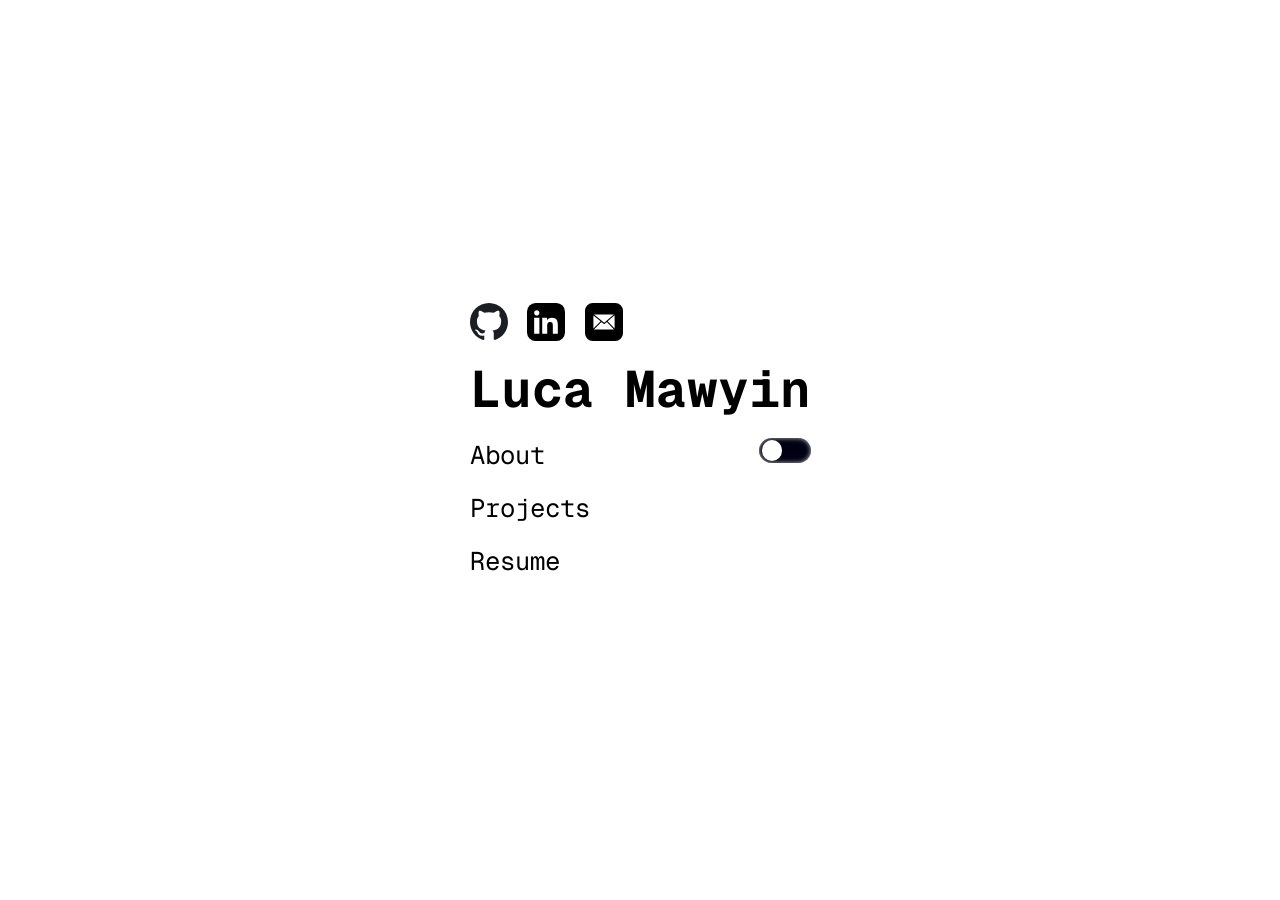
<file: index.html>
<!doctype html>

<html>
  <head>
    <meta charset="utf-8" name="viewport" content="width=device-width" />
    <title>Luca Mawyin</title>
    <link rel="stylesheet" href="css/global.css" />
  </head>

  <body id="main" class="light-mode">
    <div>
      <footer id="main-foot" class="fade-in">
        <a href="https://github.com/LucaMawyin" target="_blank"
          ><img id="github-img" src="images/github-dark.svg" alt="GitHub"
        /></a>
        <a href="https://www.linkedin.com/in/lucamawyin/" target="_blank"
          ><img id="linkedin-img" src="images/linkedin-dark.svg" alt="LinkedIn"
        /></a>
        <a href="mailto:lucamawyin@gmail.com"
          ><img id="mail-img" src="images/mail-dark.svg" alt="Email"
        /></a>
      </footer>

      <h1 class="fade-in" id="title">Luca Mawyin</h1>

      <div class="main-sub">
        <nav id="main-nav">
          <a href="about.html" class="hidden-link">About</a>
          <a href="projects.html" class="hidden-link">Projects</a>
          <a href="resume/resume.pdf" class="hidden-link" target="_blank"
            >Resume</a
          >
        </nav>

        <div class="switch-container" id="theme-toggle">
          <input type="checkbox" id="check" class="toggle" />
          <label for="check"></label>
        </div>
      </div>

      <script src="script.js"></script>
    </div>
  </body>
</html>
</file>
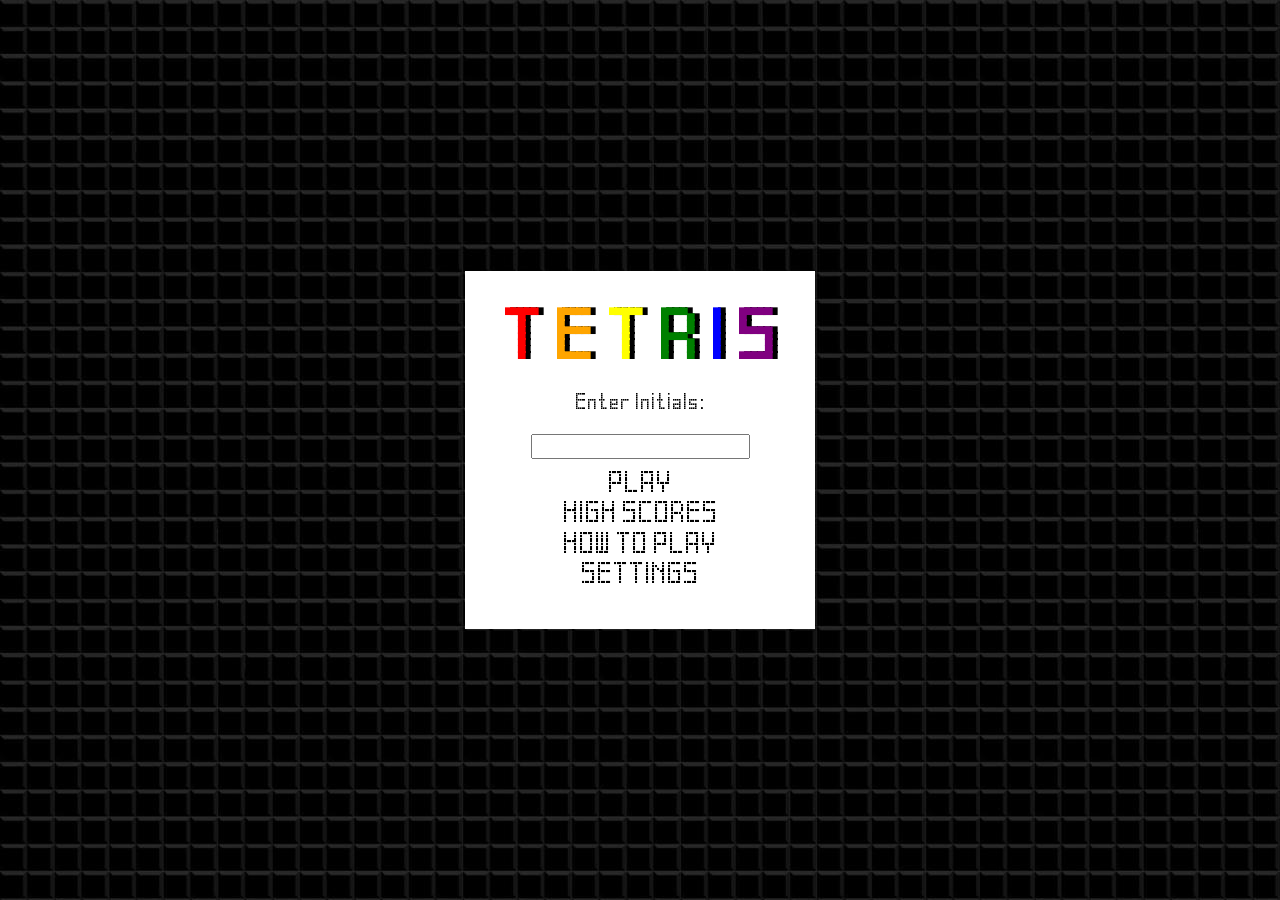
<file: js_assignment/index.html>
<!DOCTYPE html>

<html>

<head>
    <meta charset="utf-8" name="viewport" content="width=device-width">
    <title>Tetris</title>
    <link rel="stylesheet" href="css/style.css">
    <script src="js/home.js"></script>
</head>

<body>

    <div class="content">

        <h1 id="title">
            <span>T</span>
            <span>E</span>
            <span>T</span>
            <span>R</span>
            <span>I</span>
            <span>S</span>
        </h1>

        <div id="player-info">
            <p>Enter Initials:</p>
            <input type="text" maxlength="3" oninput="lettersOnly(this)" id="player-init">
        </div>

        <a id="play-btn" style="cursor: pointer;">PLAY</a>
        <a href="high-scores.html">HIGH SCORES</a>
        <a href="how-to-play.html">HOW TO PLAY</a>
        <a href="settings.html">SETTINGS</a>
    </div>

    <dialog id="alert-box">
        <h2>Please Enter Initials</h2>
        <button>OK</button>
    </dialog>        


</body>

</html>
</file>
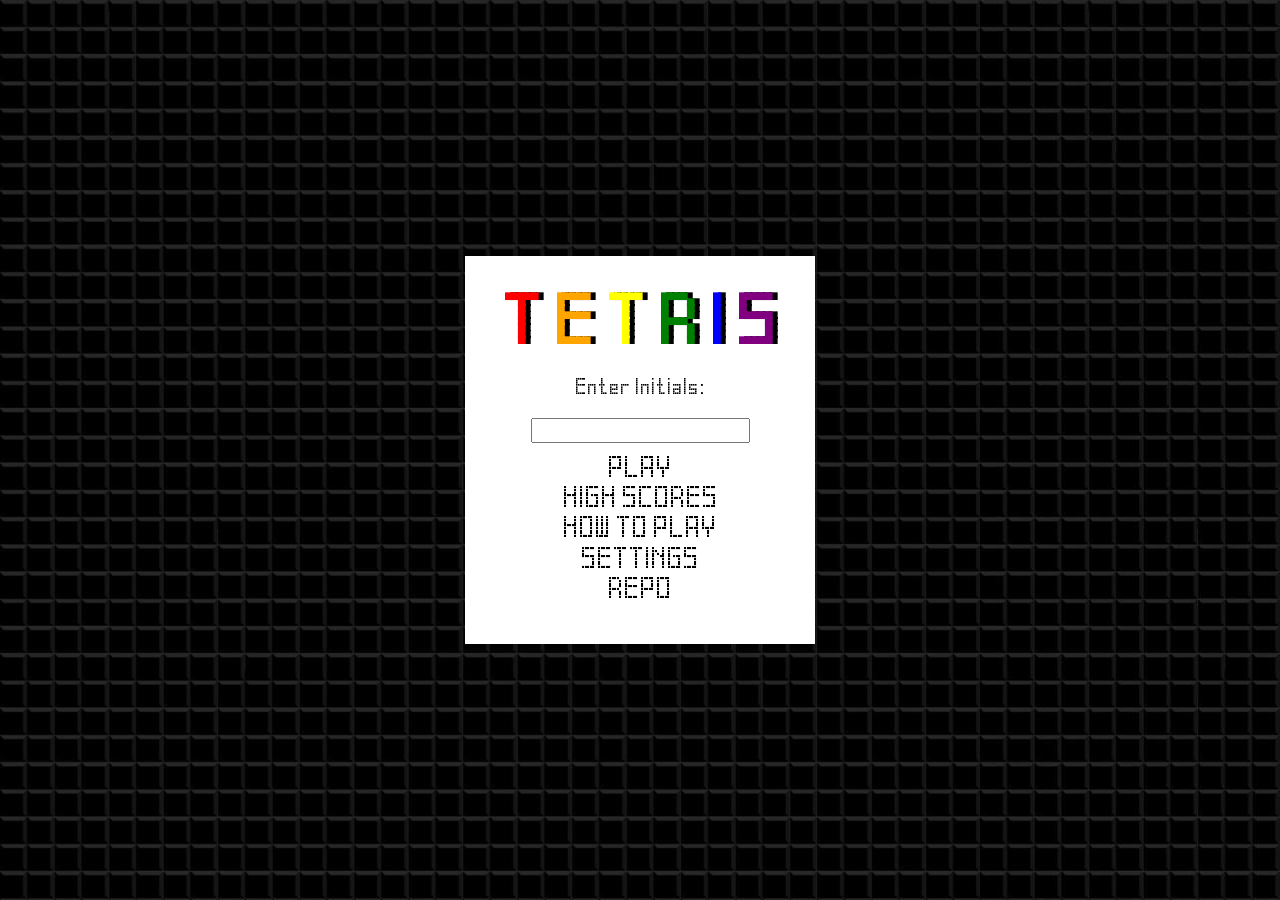
<file: tetris/index.html>
<!DOCTYPE html>

<html>

<head>
    <meta charset="utf-8" name="viewport" content="width=device-width">
    <title>Tetris</title>
    <link rel="stylesheet" href="css/style.css">
    <script src="js/home.js"></script>
</head>

<body>

    <div class="content">

        <h1 id="title">
            <span>T</span>
            <span>E</span>
            <span>T</span>
            <span>R</span>
            <span>I</span>
            <span>S</span>
        </h1>

        <div id="player-info">
            <p>Enter Initials:</p>
            <input type="text" maxlength="3" oninput="lettersOnly(this)" id="player-init">
        </div>

        <a id="play-btn" style="cursor: pointer;">PLAY</a>
        <a href="high-scores.html">HIGH SCORES</a>
        <a href="how-to-play.html">HOW TO PLAY</a>
        <a href="settings.html">SETTINGS</a>
        <a href="https://github.com/LucaMawyin/LucaMawyin.github.io/tree/main/tetris" target="_blank">REPO</a>
    </div>

    <dialog id="alert-box">
        <h2>Please Enter Initials</h2>
        <button>OK</button>
    </dialog>        


</body>

</html>
</file>
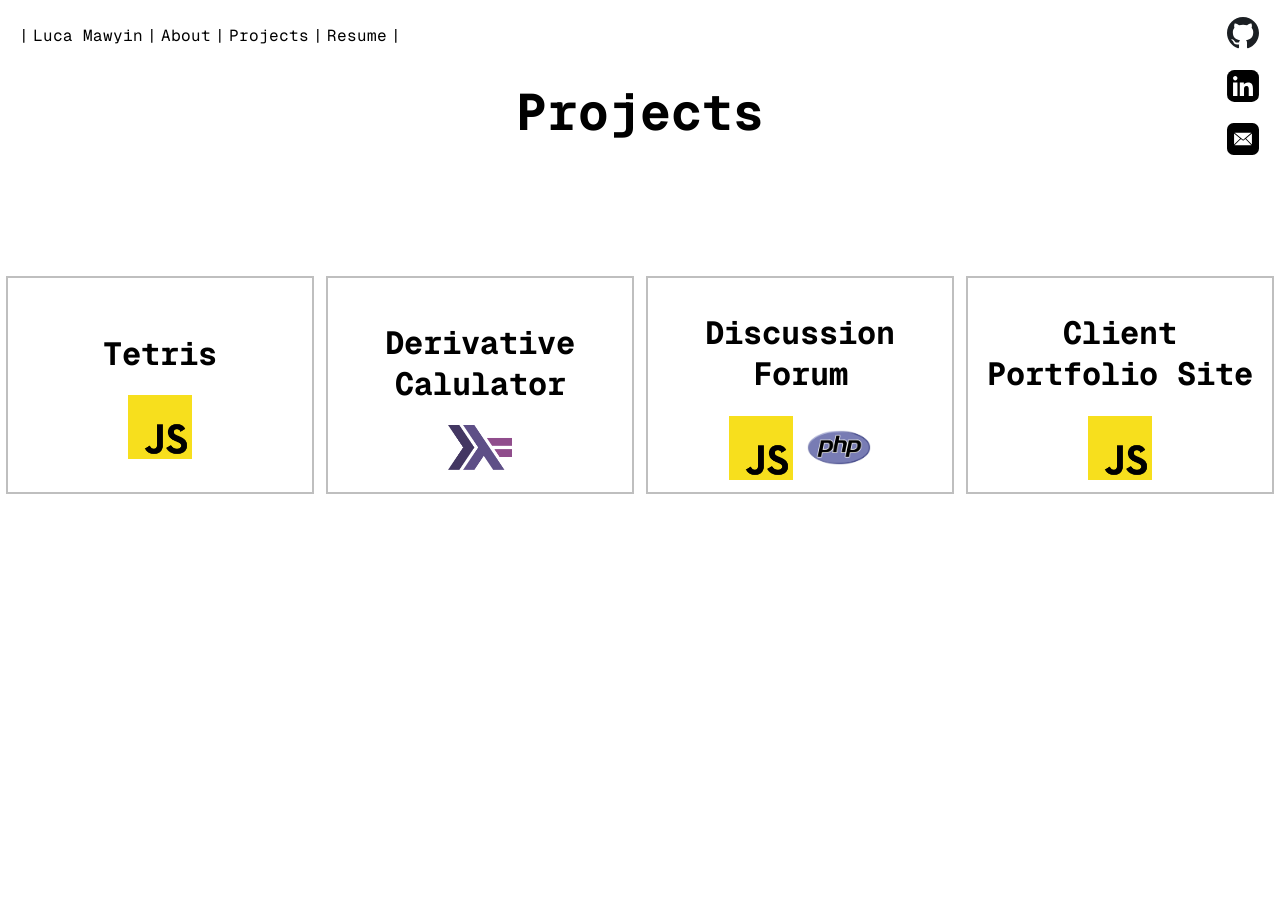
<file: projects.html>
<!doctype html>

<html>

<head>
    <meta charset="utf-8" name="viewport" content="width=device-width">
    <title>Luca Mawyin's Projects</title>
    <link rel="stylesheet" href="css/global.css">
</head>
    
<body class="light-mode">

    <div class="header">

        <div class="page-title">
            <h1>Projects</h1>
        </div>

        <nav class="nav-bar">
            <p>|</p>
            <div><a href="index.html">Luca Mawyin</a></div>
            <p>|</p>
            <div><a href="about.html">About</a></div>
            <p>|</p>
            <div><a href="projects.html">Projects</a></div>
            <p>|</p>
            <div><a href="resume/resume.pdf" target="_blank">Resume</a></div>
            <p>|</p>
        </nav>

        <div class="logos">
            <a href="https://github.com/LucaMawyin" target="_blank"><img id="github-img" src="images/github-dark.svg" alt="GitHub"></a>
            <a href="https://www.linkedin.com/in/lucamawyin/" target="_blank"><img id="linkedin-img" src="images/linkedin-dark.svg" alt="LinkedIn"></a>
            <a href="mailto:lucamawyin@gmail.com"><img id="mail-img" src="images/mail-dark.svg" alt="Gmail"></a>
        </div>

    </div>

    <div class="content" id="tile-content">

        <a href="tetris/index.html" target="_blank" class="tile">
            <div>
                <h1>Tetris</h1>
                <div class="tile-img">
                    <img src="images/js.jpg">
                </div>
            </div>
        </a>    



        <a href="https://github.com/LucaMawyin/CS1JC3/blob/master/Assignments/1JC3-Assign4/src/Assign_4.hs" target="_blank" class="tile">
            <div>
                <h1>Derivative Calulator</h1>
                <div class="tile-img">
                    <img src="images/haskell.png">
                </div>
            </div>
        </a>    

        <a href="https://github.com/LucaMawyin/discussionForum" target="_blank" class="tile">
            <div>
                <h1>Discussion Forum</h1>
                <div class="tile-img">
                    <img src="images/js.jpg">
                    <img src="images/php.png">
                </div>
            </div>
        </a>    

        <a href="https://voteterry.org" target="_blank" class="tile">
            <div>
                <h1>Client Portfolio Site</h1>
                <div class="tile-img">
                    <img src="images/js.jpg">
                </div>
            </div>
        </a>    

    </div>

    <div class="dropdown">
        <button class="dropbtn"><img src="images/burger.png" alt="Menu"></button>
        <nav class="nav-bar" id="dropdown-menu">
            <div><a href="index.html">Home</a></div>
            <div><a href="about.html">About</a></div>
            <div><a href="projects.html">Projects</a></div>
            <div><a href="resume/resume.pdf" target="_blank">Resume</a></div>
        </nav>
    </div>

    <script src="script.js"></script>
</body>

</html>
</file>
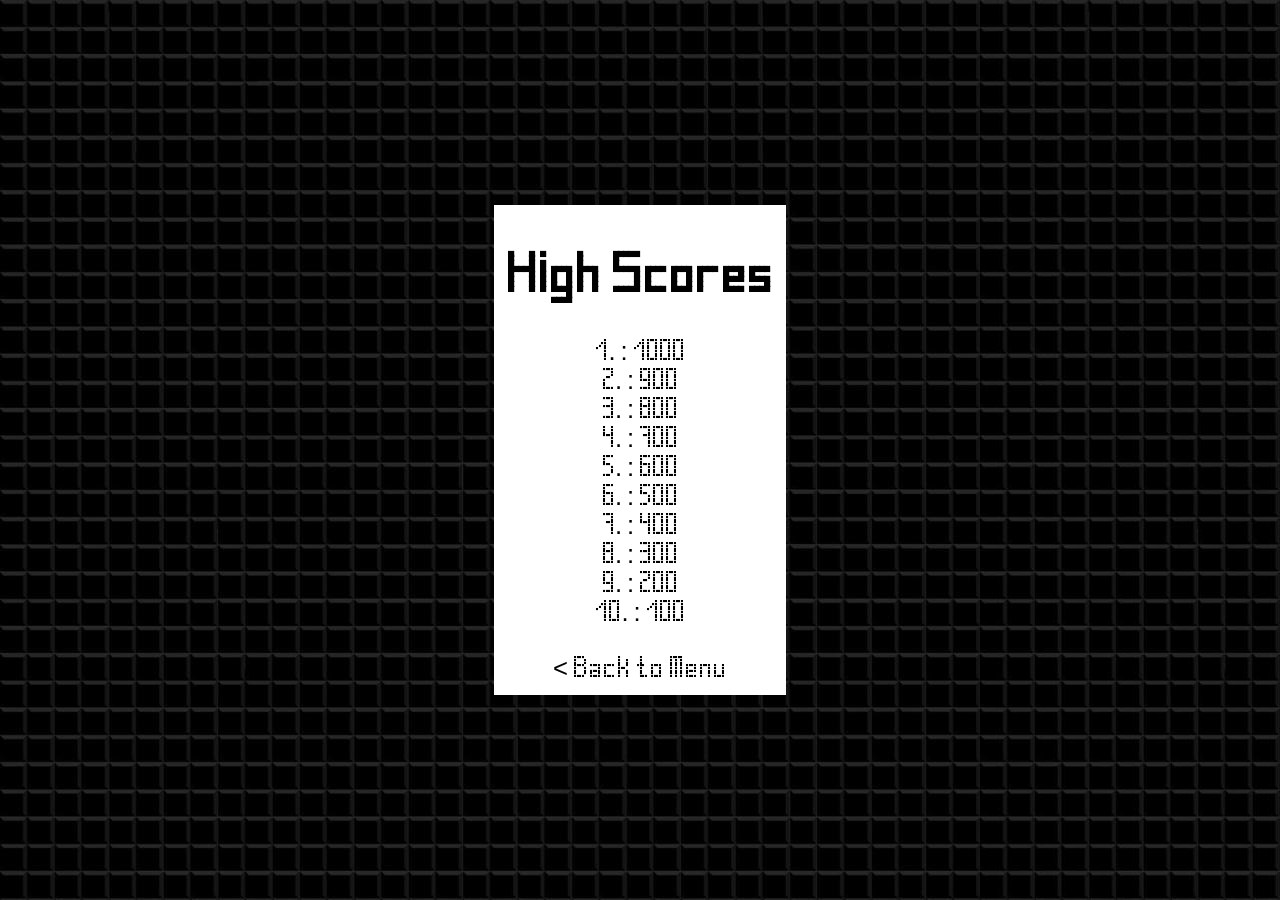
<file: js_assignment/high-scores.html>
<!DOCTYPE html>

<html>

<head>
    <meta charset="utf-8" name="viewport" content="width=device-width">
    <title>Tetris High Scores</title>
    <link rel="stylesheet" href="css/high-scores.css">
</head>

<body>

    <div class="settings" id="high-scores"> 

        <h1>High Scores</h1>

        <span></span>
        <span></span>
        <span></span>
        <span></span>
        <span></span>
        <span></span>
        <span></span>
        <span></span>
        <span></span>
        <span></span>

        <a href="index.html" id="back">&lt Back to Menu</a>
    </div>



    <script src="js/high-scores.js"></script>

</body>

</html>
</file>
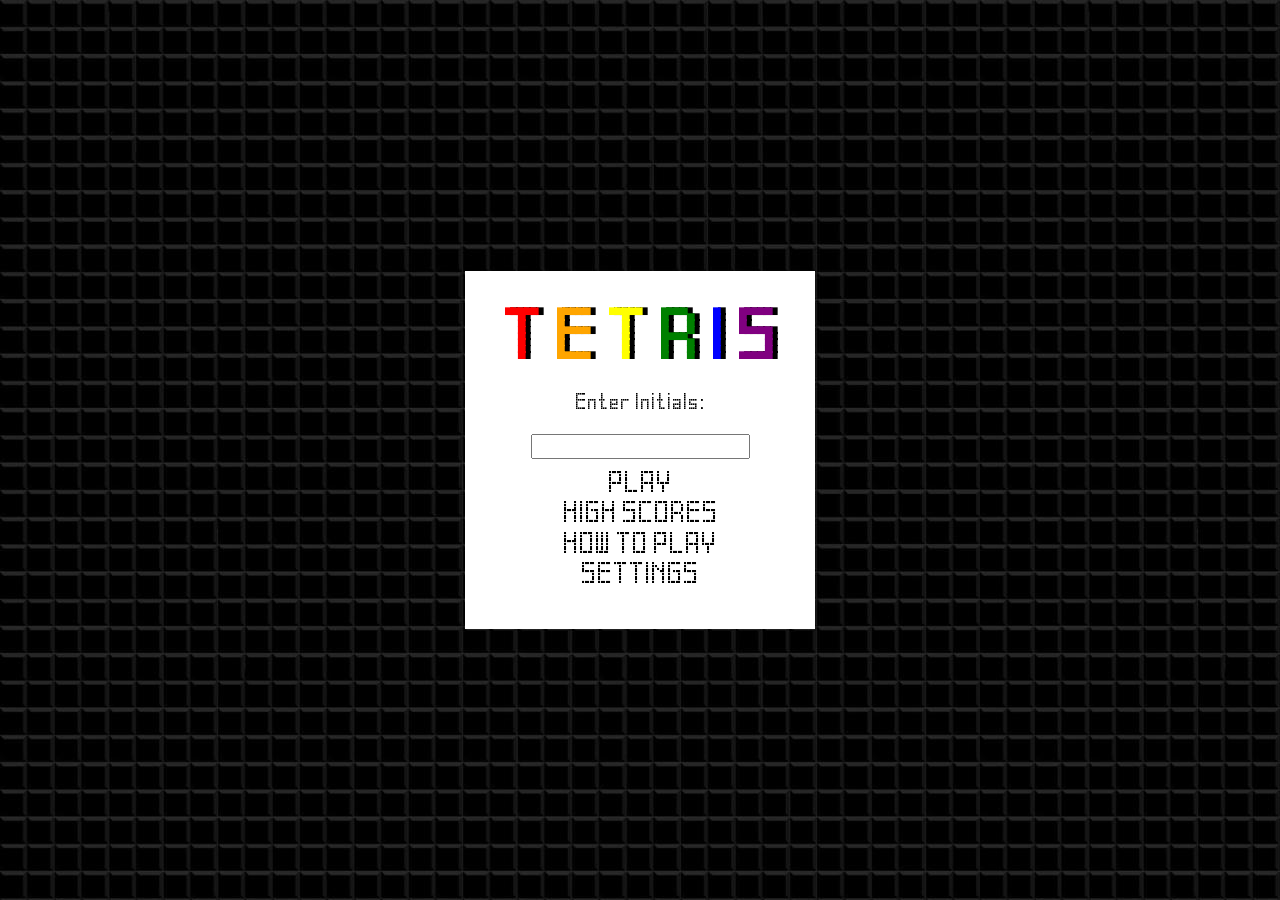
<file: js_assignment/how-to-play.html>
<!DOCTYPE html>

<html>

<head>
    <meta charset="utf-8" name="viewport" content="width=device-width">
    <title>How to Play</title>
    <link rel="stylesheet" href="css/style.css">
</head>

<body id="how-to-play">
    
    <div class="content">
        <h1>How to Play</h1>
        <img src="images/how-to-play-1.png"> 
        <h3>Move left or right to change where the blocks are falling</h3>
        <h3>NOTE: Blocks can also be rotated &#40clockwise or counter clockwise&#41</h3>
        <a class="nextBtn" style="margin-left: auto;">Next &gt</a>
    </div>

    <div class="content">
        <h1>How to Play</h1>
        <img src="images/how-to-play-2.png"> 
        <h3>Use the down key &#40binded with settings&#41 to soft drop</h3>
        <div class="nav">
            <a class="backBtn">&lt Back</a>
            <a class="nextBtn">Next &gt</a>
        </div>
    </div>

    <div class="content">
        <h1>How to Play</h1>
        <img src="images/how-to-play-3.png"> 
        <h3>Refer to the preceding image for mobile controls</h3>
        <div class="nav">
            <a class="backBtn">&lt Back</a>
            <a class="nextBtn">Next &gt</a>
        </div>
    </div>

    <div class="content">
        <h1>How to Play</h1>
        <img src="images/how-to-play-4.png"> 
        <h3>Points depend on level and lines cleared. The more the better</h3>
        <h3>NOTE: Blocks fall faster at higher levels</h3>
        <div class="nav">
            <a class="backBtn">&lt Back</a>
            <a class="nextBtn">Next &gt</a>
        </div>
    </div>

    <div class="content">
        <h1>How to Play</h1>
        <img src="images/how-to-play-5.png"> 
        <h3>Keybinds and board colour can be modified in settings</h3>
        <div class="nav">
            <a class="backBtn">&lt Back</a>
            <a class="nextBtn">Next &gt</a>
        </div>
    </div>

    <div class="content">
        <h1>How to Play</h1>
        <img src="images/smile.jpg"> 
        <h3>Good luck and have fun :&#41</h3>
        <div style="width: 100%; display: flex; justify-content: center;">
            <a class="nextBtn" href="index.html">Go Home</a>
        </div>
        
    </div>

    <script src="js/how-to-play.js"></script>
</body>

</html>
</file>
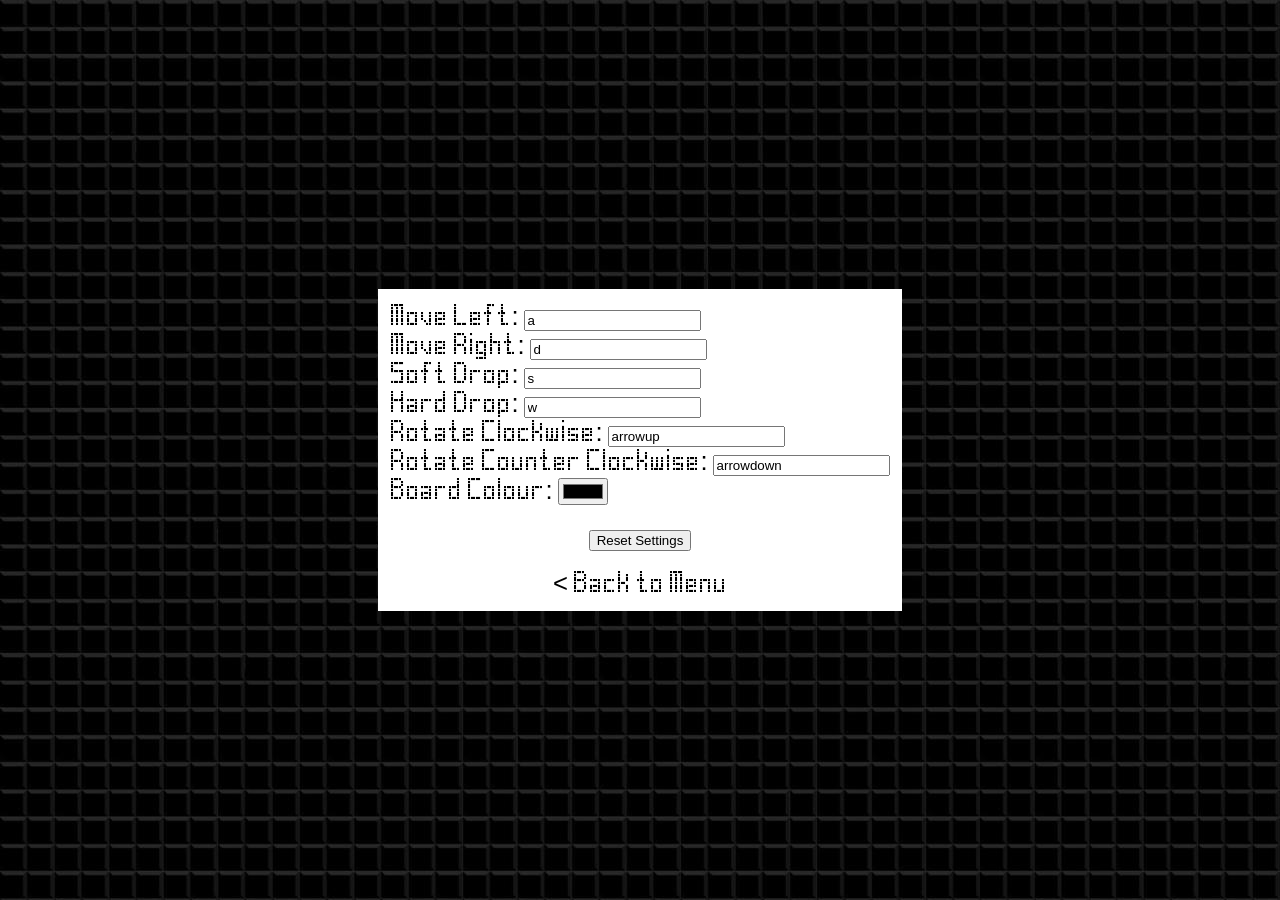
<file: js_assignment/settings.html>
<!DOCTYPE html>

<html>

<head>
    <meta charset="utf-8" name="viewport" content="width=device-width">
    <title>Tetris Settings</title>
    <link rel="stylesheet" href="css/high-scores.css">
</head>

<body>

    <div class="settings">
        <label>Move Left: <input type="text" id="left" readonly></label>
        <label>Move Right: <input type="text" id="right" readonly></label>
        <label>Soft Drop: <input type="text" id="down" readonly></label>
        <label>Hard Drop: <input type="text" id="hard" readonly></label>
        <label>Rotate Clockwise: <input type="text" id="clockwise" readonly></label>
        <label>Rotate Counter Clockwise: <input type="text" id="counterClockwise" readonly></label>
        <label>Board Colour: <input type="color" id="backgroundColour"></label>
        <div id="clickable">
            <button onclick="resetSettings()">Reset Settings</button>
            <a href="index.html">&lt Back to Menu</a>
        </div>
    </div>

    <script src="js/settings.js"></script>

</body>

</html>
</file>
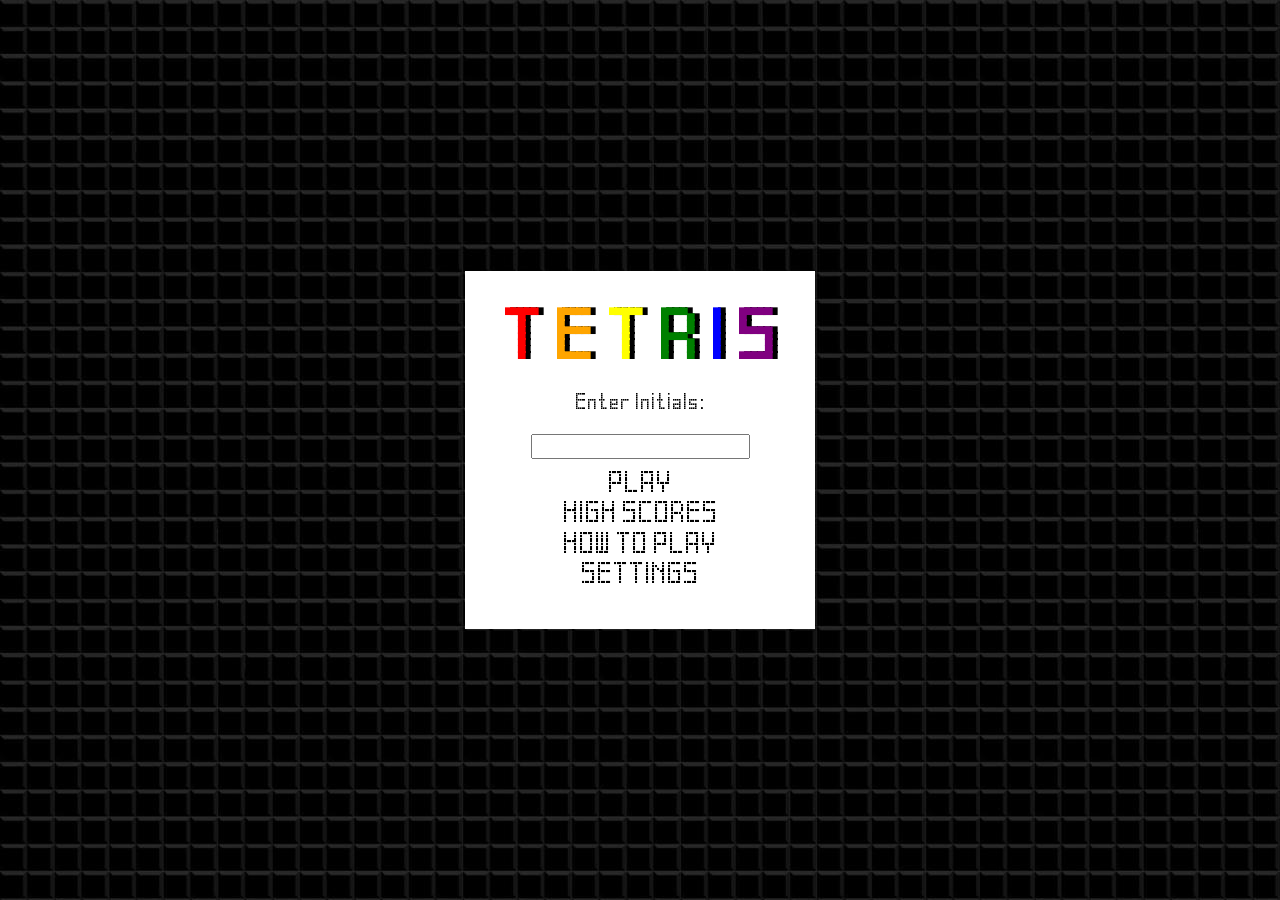
<file: js_assignment/tetris.html>
<!DOCTYPE html>

<html>

<head>
    <meta charset="utf-8" name="viewport" content="width=device-width">
    <script src="js/app.js"></script>
    <link rel="stylesheet" href="css/game.css">
    <title>Play Tetris</title>
</head>

<body>



    <div class="container">

        <div id="info">
            <h1 style="display: none;">Paused</h1>
            <h3>Score: <span id="score">0</span></h3>
            <h3>Level: <span id="level">1</span></h3>
            <h3>Lines Cleared: <span id="lines">0</span></h3>
            <div id="buttons">
                <button id="pauseBtn">Pause</button>
                <button id="quitBtn">Quit</button>
            </div>
        </div>

        <dialog class="quit-popup">
            <h2>Are you sure you want to quit?</h2>
            <div>
                <button id="yes">Yes</button>
                <button id="no">No</button>                
            </div>
        </dialog>

        <div id="game">
            <div class="grid">
                <script>
    
                    for (let i = 0; i < 200; i++){
                        document.write('<div></div>');
                    }
    
                    for (let i = 0; i < 10; i++){
                        document.write('<div class="taken" id="bottom"></div>');
                    }
    
                </script>
            </div>
    
            <div class="mini-grid" id="next-piece">
                <script>
                    for (let i = 0; i < 16; i++){
                        document.write('<div></div>');
                    }
                </script>
            </div>            
        </div>

    </div>

    <div class="mobile-buttons">

        <div class="d-pad">
            <div>
                <button id="up"></button>  
            </div>

            <div style="display: flex; gap: 30px;">
                <button id="left"></button>
                <button id="right"></button>            
            </div>

            <div>
                <button id="down"></button>
            </div>            
        </div>

        <div class="a-b">
            <button id="clockwise" style="margin-left: 30px;"></button>
            <button id="counterClockwise"></button>            
        </div>


    </div>

    <div class="game-over">
        <h1>Game Over</h1>
        <h3>Your Score: <span id="score">0</span></h3>
        <h3>Lines Cleared: <span id="lines">0</span></h3>
        <h3>Level Reached: <span id="level">1</span></h3>
        <a href="index.html">&lt Back to Menu</a>
    </div>



</body>

</html>
</file>
<file: css/global.css>
@import url('https://fonts.googleapis.com/css2?family=Geist+Mono:wght@100..900&display=swap');
@import url("tile.css");


:root{
    --transition-time: 0.3s;
    --underline:black;
    --shadow-color: 0;
    --opposite-color: 255;
    width: 100%;
}

html,body{
    position: absolute;
    width: 100%;
    height: 100%;
    padding: 0;
    margin: 0;
    flex-shrink: 0;
}

body{
    font-family: "Geist Mono", Helvetica, sans-serif;
    user-select: none;
}

body a{
    text-decoration: none;
}

#main{
    display: flex;
    flex-direction: column;
    justify-content: center;
    align-items: center;
    font-size: clamp(1rem, 2vw, 2rem);
}

#title{
    margin-top: 0.3em;
    margin-bottom: 0.3em;
    cursor:default;
}

#main-nav{
    display: flex;
    flex-direction: column;
    width:max-content;
}

#main-nav a {
    opacity: 0;
    position: relative;
}

#main-nav a::after {
    content: "";
    position: absolute;
    left: 0;
    bottom: -1%;
    width: 100%;
    height: 5%;
    background-color: var(--underline);
    transform: scaleX(0);
    transform-origin: left;
    transition: transform 0.3s ease-in-out;
}

#main-nav a:hover::after {
    transform: scaleX(1);
}

.fade-in{
    animation: fadeIn 1s ease-in;
}

@keyframes fadeIn {
    0% {
        opacity: 0;
        visibility: hidden;
    }
    100% {
        opacity: 1;
        visibility: visible;
    }
}

.hidden-link {
    opacity: 0;
    animation: moveUp 1s ease-in forwards 1s;
    margin-bottom: 0.75em;
}

@keyframes moveUp {
    0% {
        transform: translateY(5vh);
        opacity: 0;
    }
    100% {
        transform: translateY(0);
        opacity: 1;
    }
}

@keyframes moveDown{
    0%{
        transform: translateY(-5vh);
        opacity: 0;
    }
    100%{
        transform: translateY(0);
        opacity: 1;
    }
}

@keyframes moveUpClose{
    0% {
        transform: translateY(0);
        opacity: 1;
        visibility: visible !important;
    }
    100% {
        transform: translateY(-10px);
        opacity: 0;
        visibility: hidden !important;
    }
}

@keyframes inFromLeft {
    0%{
        transform: translateX(-7.5vw);
        opacity: 0;
    }
    100%{
        transform: translateX(0);
        opacity: 1;
    }
}

#main-foot{
    visibility: hidden;
    opacity: 0;
    animation: fadeIn 1s ease-in forwards;
    animation-delay: 2.5s;

    height:1.5em;

    position: relative;
    display: flex;
    justify-content: left;
    flex-shrink: 0;
    gap:1.5vw;
}

#theme-toggle{
    animation: inFromLeft 1.25s ease-in forwards !important;
}

#main-foot img{
    height: 100%;
    width: 1.5em;
    object-fit: fill;
    transition: ease var(--transition-time);
}

#main-foot img:hover{
    transform: scale(1.15);
}

#github-img{
    transition: opacity var(--transition-time) ease;
}

.nav-bar{

    overflow: hidden;
    position: absolute;
    display: flex;
    align-items: center;

    top: 1vh;
    left: 1.5vw;
}

.nav-bar div{
    display: flex;
    align-items: center;

    height: 2em;
    padding: 0.25em;
}

.nav-bar a{
    text-decoration: none;
    transition: ease-in 0.1s;
    object-fit: contain;
}

.nav-bar a:hover{
    font-weight:600;
    font-size: 1.3em;
}

.nav-bar p:hover{
    cursor: default;
}

.light-mode{
    background-color: white;
    color: black;
    --underline:black;
    --shadow-color: 0;
    --opposite-color: 255;
    transition: ease var(--transition-time);
}

.light-mode a{
    color: black;
    transition: ease var(--transition-time);

}

.dark-mode{
    background-color: black;
    color: white;
    --underline:white;
    --shadow-color: 255;
    --opposite-color: 0;
    transition: ease var(--transition-time);
}

.dark-mode a{
    color: white;
    transition: ease var(--transition-time);
}

.main-sub{
    display: flex;
    justify-content: space-between;
}

input[type="checkbox"].toggle{
    position: absolute;
    opacity: 0;
    left: -9000px;
    top: -9000px;
}

input[type="checkbox"].toggle + label{
    position: relative;
    display: flex;
    cursor: pointer;
}

input[type="checkbox"].toggle + label::before{
    content: "";
    width:2em;
    height:1em;
    background-color: rgb(0, 0, 20);
    box-shadow: inset 0 0 5px rgba(255, 255, 255, 0.75);
    border-radius: 1em;

    transition: ease var(--transition-time);
}

input[type="checkbox"].toggle + label::after {
    position: absolute;
    top:0.1em;
    left: 0.1em;
    content: "";
    width: 0.8em;
    height: 0.8em;
    align-items: center;
    background: white;
    border-radius: 0.8em;

    transition: ease var(--transition-time);
}

input[type="checkbox"].toggle:checked + label::after {
    transform: translateX(1em);
    background-color: rgb(0, 0, 20);

    transition: ease var(--transition-time);
}

input[type="checkbox"].toggle:checked + label::before{
    background-color: white;
    box-shadow: inset 0 0 5px rgba(0, 0, 0, 0.75);

    transition: ease var(--transition-time);
}

.switch-container{
    margin-left: auto;
}

#content-foot{
    height:1.5em;

    position: relative;
    top:0;
    left:0;
    display: flex;
    justify-content: left;
    flex-shrink: 0;
    gap:1.5vw;
}

#content-foot img{
    height: 100%;
    object-fit: contain;
}

.logos{
    overflow: hidden;
    position: absolute;
    display: flex;
    align-items: center;
    justify-content: center;

    flex-direction: column;
    top:1%;
    right:1%;
}

.logos img{
    width:2em;
    height: auto;
    object-fit: contain;
    padding: 0.5em;
}

.logos a:hover{
    transform: scale(1.25);
}

.content{
    position: relative;
    display: flex;
    margin-top: 10vh;
    flex-direction: column;
    justify-content: center;
}

.entry {
    display: flex;
    align-items: center;
    margin-bottom: 2em;
    flex-wrap: nowrap;
    transition: ease var(--transition-time);
    margin-left: 1vw;
    margin-right: 1vw;
}

.entry:hover{
    box-shadow: 0px 0px 10px 5px rgba(var(--shadow-color), var(--shadow-color), var(--shadow-color), 0.5);
}

.entry a{
    display: flex;
    align-items: center;
    flex-wrap: wrap;

    transition: ease var(--transition-time);
    cursor: default;  
}

#date {
    padding-left: 1%;
    padding-right: 1%;
    text-align: center;
    flex-shrink: 0;
}

#text {
    flex: 1;
    word-wrap: break-word;
    white-space: normal;
    margin-left: 1em;
    margin-right: 1em;
}

.page-title{
    position: relative;
    display: flex;
    justify-content: center;
    margin-top: 5vh;
    font-size: 2vw;
    height: fit-content;
    cursor: default;
}

#back{
    padding-top: 3em;
    position: relative;
    display: flex;
    justify-content: center;
    font-size: 1.2em;
    font-weight: 600;

    text-align: center;
    padding-bottom: 1em;

    height: 3vh;
}

#back a:hover{
    font-weight: 750;
    font-size: 1.3em;
}

.dropdown{
    visibility: hidden;
    position: absolute;
    top: 1em;
    left: 1em;
}

#dropdown-menu{
    position: absolute;
    visibility: hidden;
    opacity: 0;

    background-color: rgb(var(--shadow-color),var(--shadow-color),var(--shadow-color));

    top: 2em;
    left: 0;

    min-width: 6em;
    transition: visibility 0s linear var(--transition-time);

    flex-direction: column;
    align-items: flex-start;
}

#dropdown-menu a{
    color: rgb(var(--opposite-color),var(--opposite-color),var(--opposite-color));
    visibility: none;
}

.dropbtn {
    opacity: 1;
}

.dropdown img{
    max-width: 2em;
    transition: ease var(--transition-time);
}

.dropdown:hover #dropdown-menu{
    animation: moveDown var(--transition-time) ease-in-out forwards;
    visibility: visible;
    opacity: 1;
    transition-delay: 0s;
}

.dropdown:not(:hover) #dropdown-menu {
    animation: moveUpClose var(--transition-time) ease-in-out forwards !important;
}

.dropdown:not(:hover) .dropbtn {
    animation: moveDown var(--transition-time) ease-in-out forwards !important;
}

.dropdown:hover .dropbtn{
    visibility: hidden;
    opacity: 0;
}

#dropdown-menu:hover{
    visibility: visible;
}

.dropdown:hover #dropdown-menu a{
    transition-delay: 0.25s;
    visibility: visible;
}

.dropdown:hover #dropdown-menu a:hover{
    transition-delay: 0s;
}

#about-me{
    display: flex;
    justify-content: center;
    align-items: center;
    padding-top: 3%;
    padding-bottom: 3%;
}

#about-me img{
    padding-left: 2%;
    padding-right: 2%;
    width: 10vw;
}

#self{
    width:20vw !important;
}

#try-again{
    padding-left: 1%;
    padding-right: 1%;
    color: rgb(var(--opposite-color),var(--opposite-color),var(--opposite-color));
    background-color: red;
    text-align: center;
    transition: ease var(--transition-time);
    width: 200px;
    align-self: center;
}

#try-again:hover{
    color: rgb(var(--shadow-color),var(--shadow-color),var(--shadow-color));
    box-shadow: 0px 0px 10px 5px rgba(var(--shadow-color), var(--shadow-color), var(--shadow-color), 0.5);
}

@media (max-width: 768px){

    .dropdown img{
        max-width: 4vw;
    }

    .entry a{
        flex-direction: column;
        text-align: center;
    }

    #about-me{
        flex-direction: column;
        gap: 0;
    }

    #about-me img{
        width: 15vw;
        height: auto;
    }
    
    #self{
        width:30vw !important;
    }
}

@media (max-width: 480px){

    .nav-bar {
        visibility: hidden;
    }

    .dropdown {
        visibility: visible;
    }

    #main{
        font-size: 4vw;
    }

    #dropdown-menu{
        top: clamp(1.5em,2em,2em);
    }

    .page-title{
        font-size: 3vw;
    }

    .dropdown img{
        max-width: 9vw;
    }
}

@media only screen and (max-width: 60em){

    .nav-bar {
        visibility: hidden;
    }

    .dropdown {
        visibility: visible;
    }
}
</file>
<file: js_assignment/css/style.css>
@import url('https://fonts.cdnfonts.com/css/tetris');

@font-face {
    font-family: 'Pixel';
    src: url('tetris.ttf');
}

:root{
    font-family: 'Pixel', 'Tetris', sans-serif;
    cursor: default;
    user-select: none;
    touch-action: manipulation;
}

html,body{
    height: 100%;
    width: 100%;
    margin: 0;
    background-image: url("../images/tetris-background.jpg");
    display: flex;
    justify-content: center;
    align-items: center;
}

#title span:nth-child(1){color: red;}
#title span:nth-child(2){color: orange;}
#title span:nth-child(3){color: yellow;}
#title span:nth-child(4){color: green;}
#title span:nth-child(5){color: blue;}
#title span:nth-child(6){color: purple;}

#title{
    text-shadow: 5px 0 black;
    font-size: 5vw;
    transition: ease-in 0.1s;
    margin: 0;
}

.content{
    width: max-content;
    max-width: 25%;
    height: max-content;

    background-color: white;
    display: flex;
    flex-direction: column;
    align-items: center;
    justify-content: center;
    padding: 3%;
}

.content a{
    display: flex;
    text-decoration: none;
    color: black;
    margin: 1%;
    font-size: 2vw;
    text-align: center;
    transition: ease 0.2s;
    cursor: pointer;
}

.content a:hover{
    scale: 0.9;
}

#player-info{
    font-size: 1.5vw;
    display: flex;
    flex-direction: column;
    align-items: center;
}

#player-info input{
    font-family: 'Pixel', sans-serif;
    text-align: center;
    font-size: 1.5vw;
    text-transform: uppercase;
    margin-bottom: 5%;
    width: 100%;
}

#how-to-play .content{
    display: flex;
    flex-direction: column;
    align-items: center;
    text-align: center;
}

.nextBtn{
    width: fit-content;
}

.content img{
    width: 75%;
    height: auto;
}

.nav {
    display: flex;
    justify-content: space-between;
}

#alert-box{
    text-align: center;
}

@media (max-width: 768px){

    .content{
        max-width: 75%;
    }

    #title{
        font-size: 50px;
    }
    .content a{
        font-size: 20px;
    }
    #player-info{
        font-size:15px;
    }

    #player-info input{
        scale: 1.5;
    }
}
</file>
<file: tetris/css/style.css>
@import url('https://fonts.cdnfonts.com/css/tetris');

@font-face {
    font-family: 'Pixel';
    src: url('tetris.ttf');
}

:root{
    font-family: 'Pixel', 'Tetris', sans-serif;
    cursor: default;
    user-select: none;
    touch-action: manipulation;
}

html,body{
    height: 100%;
    width: 100%;
    margin: 0;
    background-image: url("../images/tetris-background.jpg");
    display: flex;
    justify-content: center;
    align-items: center;
}

#title span:nth-child(1){color: red;}
#title span:nth-child(2){color: orange;}
#title span:nth-child(3){color: yellow;}
#title span:nth-child(4){color: green;}
#title span:nth-child(5){color: blue;}
#title span:nth-child(6){color: purple;}

#title{
    text-shadow: 5px 0 black;
    font-size: 5vw;
    transition: ease-in 0.1s;
    margin: 0;
}

.content{
    width: max-content;
    max-width: 25%;
    height: max-content;

    background-color: white;
    display: flex;
    flex-direction: column;
    align-items: center;
    justify-content: center;
    padding: 3%;
}

.content a{
    display: flex;
    text-decoration: none;
    color: black;
    margin: 1%;
    font-size: 2vw;
    text-align: center;
    transition: ease 0.2s;
    cursor: pointer;
}

.content a:hover{
    scale: 0.9;
}

#player-info{
    font-size: 1.5vw;
    display: flex;
    flex-direction: column;
    align-items: center;
}

#player-info input{
    font-family: 'Pixel', sans-serif;
    text-align: center;
    font-size: 1.5vw;
    text-transform: uppercase;
    margin-bottom: 5%;
    width: 100%;
}

#how-to-play .content{
    display: flex;
    flex-direction: column;
    align-items: center;
    text-align: center;
}

.nextBtn{
    width: fit-content;
}

.content img{
    width: 75%;
    height: auto;
}

.nav {
    display: flex;
    justify-content: space-between;
}

#alert-box{
    text-align: center;
}

@media (max-width: 768px){

    .content{
        max-width: 75%;
    }

    #title{
        font-size: 50px;
    }
    .content a{
        font-size: 20px;
    }
    #player-info{
        font-size:15px;
    }

    #player-info input{
        scale: 1.5;
    }
}
</file>
<file: js_assignment/css/high-scores.css>
@import url('style.css');

#high-scores
{
    align-items: center;
}

#high-scores span
{
    display: flex;
}

.settings
{
    height: fit-content;
    width: fit-content;
    background-color: white;
    display: flex;
    flex-direction: column;
    padding: 1%;
    font-size: 2vw;
    transition: ease-in 0.2s;
}

.settings button{
    max-width: fit-content;
}

.settings a{
    text-decoration: none;
    color: black;
    transition: ease-in 0.2s;
}

.settings a:hover{
    scale:0.9;
}

.settings input
{
    cursor: pointer;
}

#clickable
{
    display:flex;
    flex-direction: column;
    align-items: center;
    justify-content: center;
    margin-top: 5%;
    gap: 2vh;
}

#back{
    margin-top: 10%;
}

@media (max-width: 768px){
    .settings{
        align-items: center;
        width: 75%;
        height: fit-content;
        font-size: 125%;
    }
}
</file>
<file: js_assignment/css/game.css>
@import url('https://fonts.cdnfonts.com/css/tetris');

@font-face {
    font-family: 'Pixel';
    src: url('tetris.ttf');
}

:root{
    background-image: url("../images/tetris-background.jpg");
    font-family: 'Pixel';
    touch-action: manipulation;
}

*{
    user-select: none;
}

html, body{
    height: 100%;
}

body {
    display: flex;
    flex-direction: column;
    align-items: center;
    justify-content: center;
    margin: 0;
    text-align: center;
}

.container{
    width: 100%;
    display: flex;
    justify-content: center;
    gap: 2%;
    padding-bottom: 2%;
}

.grid{
    width: 40vh;
    height: 80vh;
    display: flex;
    flex-wrap: wrap;
    box-sizing: border-box;
}

.grid div{
    box-sizing: border-box;
    border: 1px solid gray;
    border-radius: 5px;
    height: 5%;
    width: 10%;
}

.mini-grid{
    width: 10vh;
    height: 10vh;
    display: flex;
    flex-wrap: wrap;
    box-sizing: border-box;
}

.mini-grid div{
    height: 25%;
    width: 25%;
    box-sizing: border-box;
    border: 1px solid grey;
    background-color: black;
    border-radius: 3px;
}

#info{
    padding-top: 20vh;
    color: white;
}

#bottom {
    border: 0;
}

.game-over{
    width: 25vw;
    height: fit-content;
    padding: 3%;
    background-color: white;
    display: none;
    flex-direction: column;
    justify-content: center;
    align-items: center;
    font-size: 2.5vw;
}

.game-over h1{
    font-size: 5vw;
    color: red;
    margin-bottom: 3%;
    margin-top: 0;
}

.game-over h3{
    margin: 0;
}

.game-over span{
    color: green;
}

.game-over a{
    margin-top: 3%;
    text-decoration: none;
    color: black;
    transition: ease 0.2s;
}

.game-over a:hover{
    scale: 0.9;
}

.game-paused{
    width: 30%;
    height: 60%;
    background-color: white;
    display: none;
    flex-direction: column;
    justify-content: center;
    align-items: center;
    font-size: 2vw;
}

#buttons{
    display: flex;
    align-items: center;
    flex-direction: column;
}

#buttons button{
    margin-bottom: 10%;
}

.quit-popup{
    text-align: center;
}

.quit-popup button{
    flex: 1;
}

.quit-popup div{
    display: flex;
    justify-content: center;
    gap: 40%;
}

#game{
    display: flex;
    gap: 2%;
    padding-right: 5vw;
}

.mobile-buttons{
    width: 100vw;
    display: none;
    gap: 10vw;
    justify-content: space-between;
}

.d-pad div{
    display: flex;
    width: 100%;
    align-items: center;
    justify-content: center;
}

.d-pad button{
    width: 30px;
    height: 30px;
}

.a-b{
    display: flex;
    flex-direction: column;
    justify-content: center;
    margin-right: 10vw;
}

.a-b button{
    width: 30px;
    height: 30px;  
}

@media (max-width: 768px)
{
    .mobile-buttons{
        display: flex;
    }
    
    .d-pad{
        margin-left: 5vw;
    }

    .a-b{
        margin-right: 5vw;
    }
}

@media (max-width: 570px)
{

    body{
        justify-content: stretch;
    }

    .container{
        flex-direction: column;
    }

    #info{
        padding-top: 5%;
    }

    #game{
        justify-content: center;
        padding-left: 10%;
    }

    .grid{
        width: 20vh;
        height: 40vh;
    }

    .mini-grid{
        width: 5vh;
        height: 5vh;
    }

    .game-over{
        font-size: 7.5vw;
        width: 75vw;
        height: 75vw;
    }

    .game-over h1{
        font-size: 10vw;
    }
}
</file>
